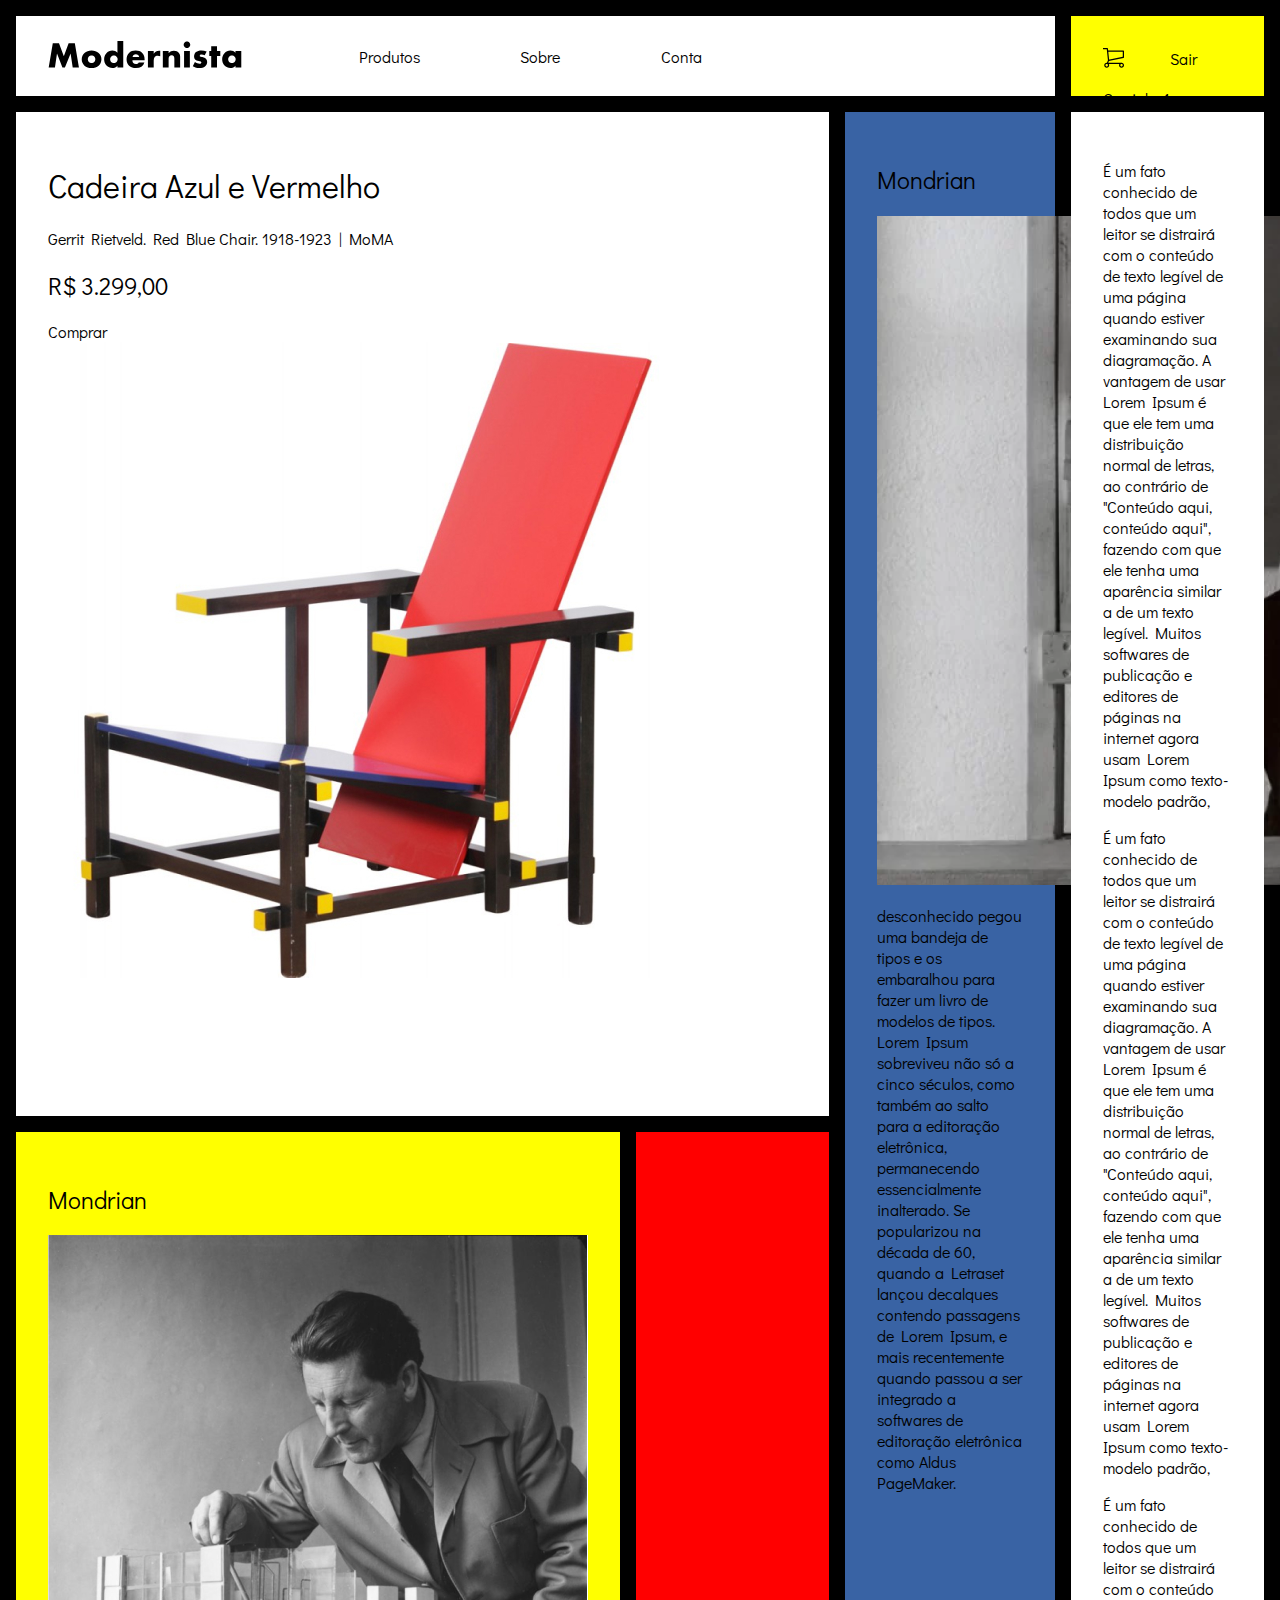
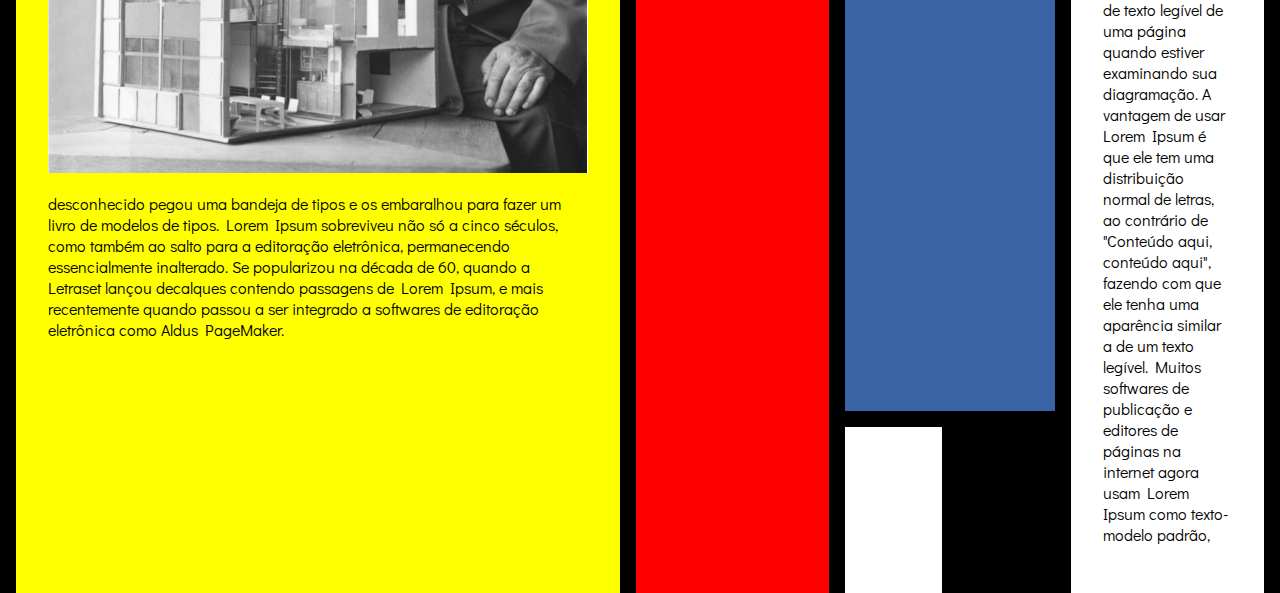
<file: Arquivos Iniciais/index.html>
<!DOCTYPE html>
<html lang="pt-br">

<head>
  <meta charset="UTF-8">
  <meta name="viewport" content="width=device-width, initial-scale=1.0">
  <title>Exercicio CSS Grid</title>
  <link rel="preconnect" href="https://fonts.googleapis.com">
  <link rel="preconnect" href="https://fonts.gstatic.com" crossorigin>
  <link href="https://fonts.googleapis.com/css2?family=Didact+Gothic&display=swap" rel="stylesheet"> 
  <link rel="stylesheet" href="style.css" />
</head>


<body>

  <div class="page-wrapper">
    <header class="header-1 ">
      <div class="logo">
        <img src="images/logo.svg" alt="logo" />
      </div>
      <nav>
        <a href="#">Produtos</a>
        <a href="#">Sobre</a>
        <a href="#">Conta</a>
      </nav>
    </header>

    <header class="header-2 pad-32">
      <div class="carrinho">
        <img src="images/ico-cart.svg" />
        <p>Carrinho<span>1</span></p>
      </div>
      <a>Sair</a>
    </header>

    <section class="banner pad-32">
      <div class="banner-text">
        <h1>Cadeira Azul e Vermelho</h1>
        <h4>Gerrit Rietveld. Red Blue Chair. 1918-1923 | MoMA</h4>
        <h2>R$ 3.299,00</h2>
        <a role="button"> Comprar</a>
      </div>
      <div class="banner-image">
        <img src="images/cadeira-azul-e-vermelho.jpg" alt="Cadeira Azul & Vermelho"/>
      </div>
    </section>

    <section class="mondrian pad-32">
      <h2>Mondrian</h2>
      <img src="images/Piet-Mondrian.png" alt="Piet Mondrian" />
      <div class="text-block">
        <p>desconhecido pegou uma bandeja de tipos e os embaralhou para fazer um livro de modelos de tipos. Lorem Ipsum sobreviveu não só a cinco séculos, como também ao salto para a editoração eletrônica, permanecendo essencialmente inalterado. Se popularizou na década de 60, quando a Letraset lançou decalques contendo passagens de Lorem Ipsum, e mais recentemente quando passou a ser integrado a softwares de editoração eletrônica como Aldus PageMaker.</p>
      </div>
    </section>

    <section class="texto pad-32">
      <p>É um fato conhecido de todos que um leitor se distrairá com o conteúdo de texto legível de uma página quando estiver examinando sua diagramação. A vantagem de usar Lorem Ipsum é que ele tem uma distribuição normal de letras, ao contrário de "Conteúdo aqui, conteúdo aqui", fazendo com que ele tenha uma aparência similar a de um texto legível. Muitos softwares de publicação e editores de páginas na internet agora usam Lorem Ipsum como texto-modelo padrão,</p>
      <p>É um fato conhecido de todos que um leitor se distrairá com o conteúdo de texto legível de uma página quando estiver examinando sua diagramação. A vantagem de usar Lorem Ipsum é que ele tem uma distribuição normal de letras, ao contrário de "Conteúdo aqui, conteúdo aqui", fazendo com que ele tenha uma aparência similar a de um texto legível. Muitos softwares de publicação e editores de páginas na internet agora usam Lorem Ipsum como texto-modelo padrão,</p>
      <p>É um fato conhecido de todos que um leitor se distrairá com o conteúdo de texto legível de uma página quando estiver examinando sua diagramação. A vantagem de usar Lorem Ipsum é que ele tem uma distribuição normal de letras, ao contrário de "Conteúdo aqui, conteúdo aqui", fazendo com que ele tenha uma aparência similar a de um texto legível. Muitos softwares de publicação e editores de páginas na internet agora usam Lorem Ipsum como texto-modelo padrão,</p>
    </section>

    <section class="rietveld pad-32">
      <h2>Mondrian</h2>
      <img src="images/Gerrit-Rietveld.jpg" alt="Gerrit Rietveld" />
      <div class="text-block">
        <p>desconhecido pegou uma bandeja de tipos e os embaralhou para fazer um livro de modelos de tipos. Lorem Ipsum sobreviveu não só a cinco séculos, como também ao salto para a editoração eletrônica, permanecendo essencialmente inalterado. Se popularizou na década de 60, quando a Letraset lançou decalques contendo passagens de Lorem Ipsum, e mais recentemente quando passou a ser integrado a softwares de editoração eletrônica como Aldus PageMaker.</p>
      </div>
    </section>

    <section class="vermelho pad-32"></section>
    <section class="branco pad-32"></section>
    <section class="preto pad-32"></section>
  </div>

</body>

</html>
</file>
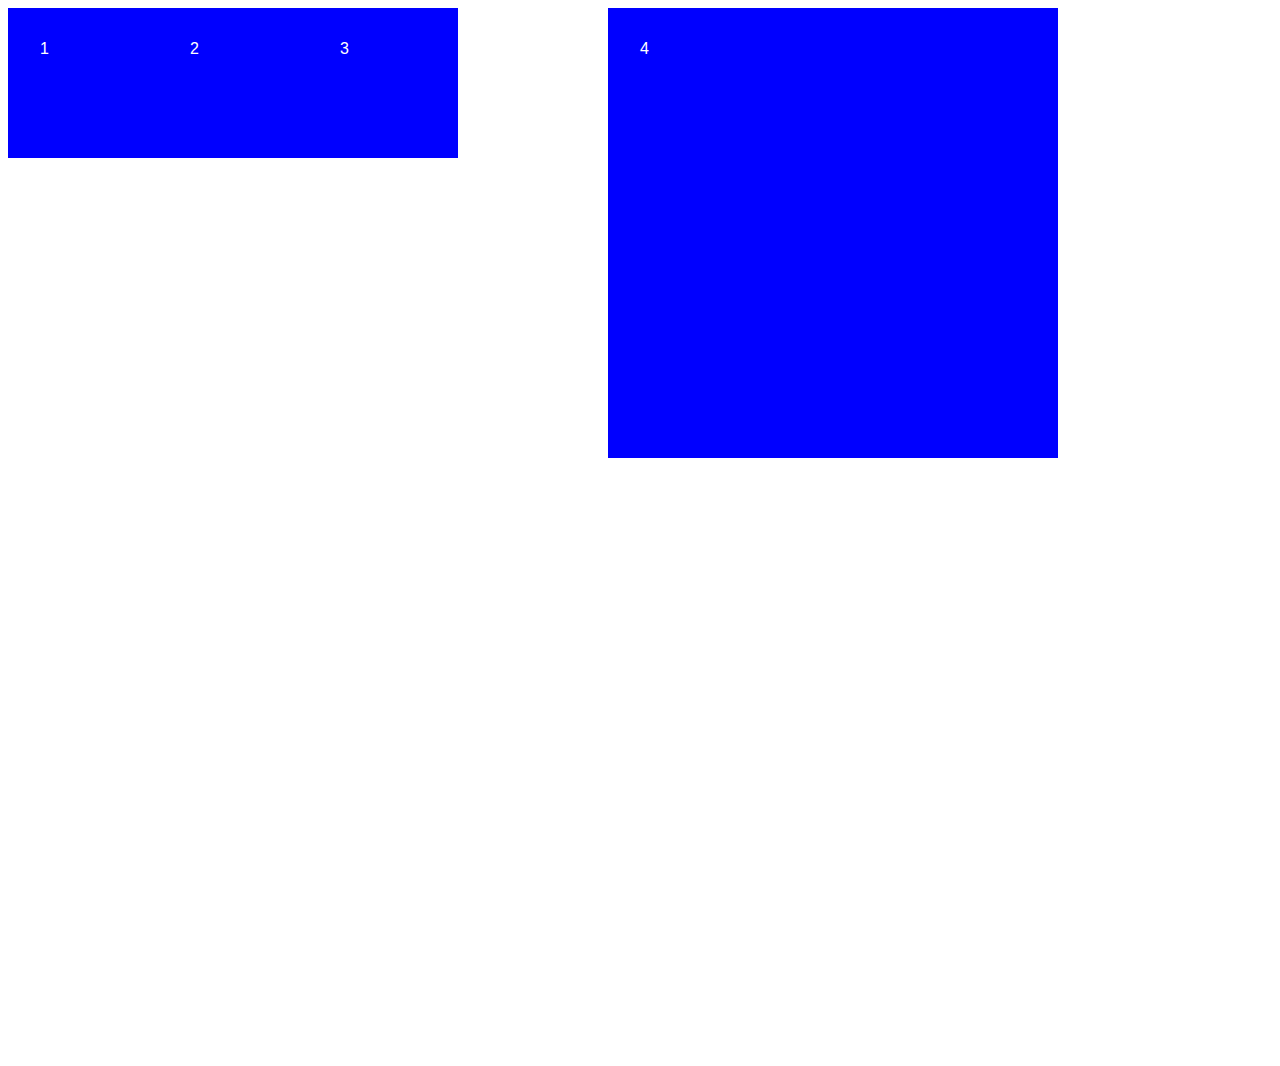
<file: site2/index2.html>
<!DOCTYPE html>
<html lang="en">
<head>
    <meta charset="UTF-8">
    <meta http-equiv="X-UA-Compatible" content="IE=edge">
    <meta name="viewport" content="width=device-width, initial-scale=1.0">
    <title>Exercicio css grid 02</title>
    <link rel="stylesheet" href="style2.css" />
</head>
<body>
   <div class="galeria">
       <div class="item item1">1</div>
       <div class="item item2">2</div>
       <div class="item item3">3</div>
       <div class="item item4">4</div>
   </div>
</body>
</html>
</file>
<file: Arquivos Iniciais/style.css>
*{
  box-sizing: border-box;
  font-family: 'Didact Gothic', sans-serif;
  font-weight: normal;
}

body{
  margin: 0;
  padding: 16px;
  background: #000; 
}

.page-wrapper{
  display: grid;
  gap: 16px;

  width: 100%;
  height: 100vh;

  grid-template-columns: 2.5fr 2.5fr 1.25fr 1.25fr 2.5fr;
  grid-template-rows: 80px auto;

  align-items: stretch;
  justify-items: stretch;

}

.pad-32{
  padding: 32px;
}

.header-1 {
  background: white;
  grid-column: 1/5;
  display: flex;
  flex-direction: row;
  justify-content: flex-start;
  align-content: center;
  align-items: center;
}

.logo{
  width: 33%;
  height: 33px;
}

.logo img{
  margin-left: 32px;
}

.header-1 nav{
  width: 33%;
  display: flex;
  flex-direction: row;
  justify-content: space-between;
}

.header-1 nav a{
  text-decoration: none;
  color: black;
}

.header-2 {
  background: yellow;
  grid-column: 5/6;
  display: flex;
  flex-direction: row;
}

.banner {
  background: white;
  grid-column: 1/3;
  grid-row: 2/3;
}

.mondrian {
  background: #3963A4;
  grid-column: 3/5;
  grid-row: 2/4;
}

.texto {
  background: white;
  grid-column: 5/6;
  grid-row: 2/5;
}

.rietveld{
  background: yellow;
  grid-column: 1/2;
  grid-row: 3/5;
}

.vermelho {
  background: red;
  grid-column: 2/3;
  grid-row: 3/5;
}

.branco {
  background: white;
  grid-column: 3/4;
  grid-row: 4/5;
}

.preto {
  background: black;
  grid-column: 4/5;
  grid-row: 4/5;
}
</file>
<file: site2/style2.css>
.galeria{
    display: grid;
    grid-template-columns: repeat(auto-fill, 150px);
    grid-template-rows: repeat(7, 150px);
}

.item{
    background: blue;
    color: #fff;
    box-sizing: border-box;
    padding: 32px;
    font-family: Arial, Helvetica, sans-serif;
}

.item4{
    grid-column: 5/ span 3;
    grid-row: 1/ span 3;
}
</file>
